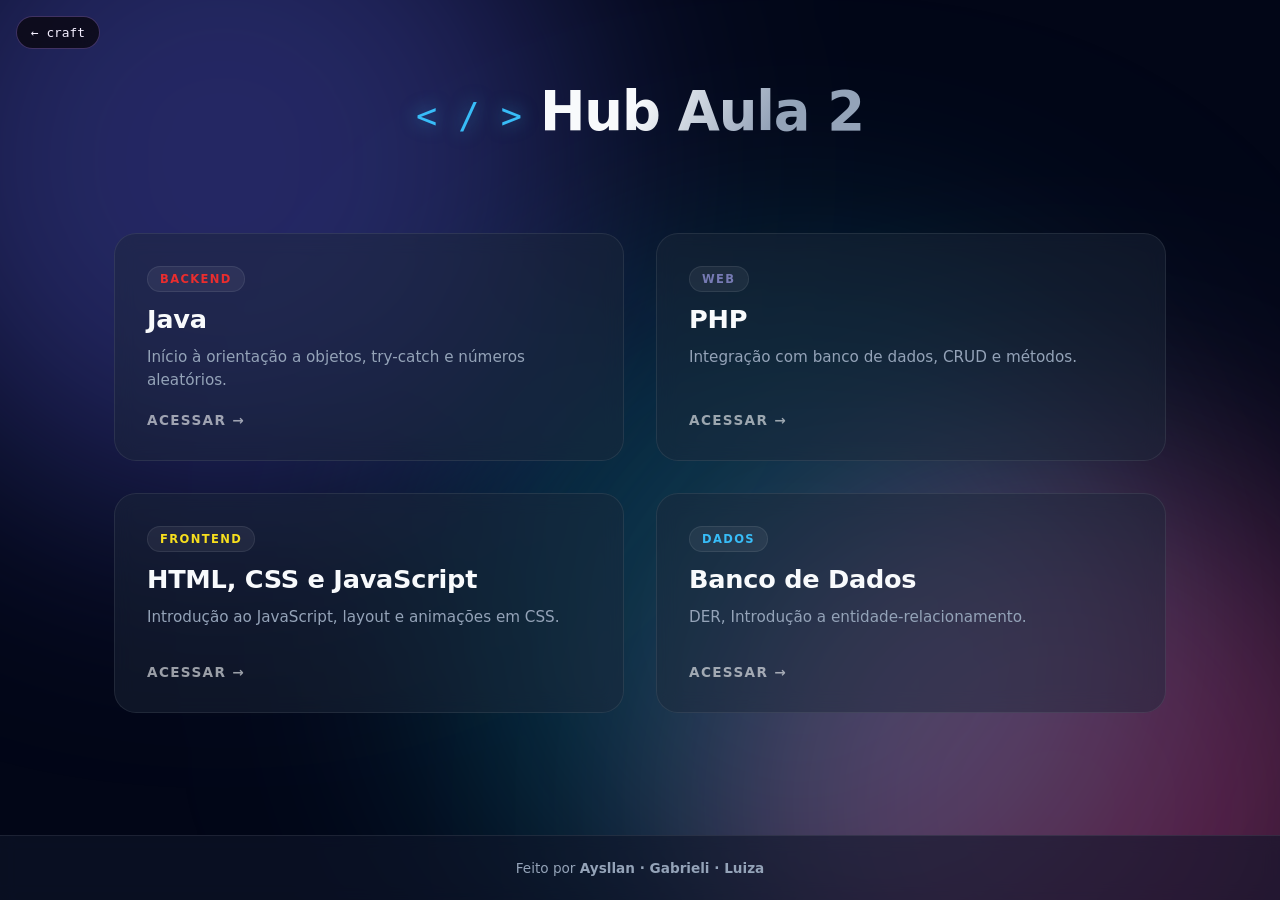
<file: index.html>
<!DOCTYPE html>
<html lang="pt-br">

<head>
    <meta charset="UTF-8">
    <meta name="viewport" content="width=device-width, initial-scale=1.0">
    <link rel="stylesheet" href="style.css">
    <title>Hub Aula 2</title>
</head>

<body class="hub">
<!--os efeitos visuais que pesam mais só vão rodar na pág. hub (navegação suave) -->

    <a href="../index.html" class="craft-back">← craft</a>

    <!-- acessibilidade pro leitor da tela ignorar essa parte decorativa -->
    <div class="bg-mesh" aria-hidden="true">
    <!-- fundo moderno, três círculos, que ficam se movendo de forma suave e sem sincronia no fundo da tela -->
        <span class="mesh-blob mesh-blob-1"></span>
        <span class="mesh-blob mesh-blob-2"></span>
        <span class="mesh-blob mesh-blob-3"></span> 
    </div>

    <!-- logotipo simples (< / >) animação para ele surgir deslizando de 
    cima para baixo e fazer o ícone pulsar -->
    <header class="hub-header">
        <div class="logo">
            <span class="icon">< / ></span>
            <h1>Hub Aula 2</h1>
        </div>
    </header>

    <!--
      
      Cada card usa a animação "cardIn" (sobe e aparece)

      O atributo  style="--i: N"  vira a variável CSS --i,
      que controla o delay: cada card entra um pouquinho
      depois do anterior (efeito cascata)

      class="card-border" e class="card-shine" usados para efeitos visuais, 
      borda colorida e um brilho diagonal cortando o card.

    -->
    <main class="hub-grid force-2x2">
        <!-- 4 cards cada um referente a uma matéria -->
        <a href="java/index.html" class="subject-card" data-subject="java" style="--i:0">
            <span class="card-border" aria-hidden="true"></span>
            <span class="card-shine" aria-hidden="true"></span>
            <div class="card-inner">
                <div class="subject-tag">Backend</div> 
                <h2>Java</h2>
                <p>Início à orientação a objetos, try-catch e números aleatórios.</p>
                <span class="learn-more">acessar <span class="arrow">→</span></span>
            </div>
        </a>

        <a href="php/index.html" class="subject-card" data-subject="php" style="--i:1">
            <span class="card-border" aria-hidden="true"></span>
            <span class="card-shine" aria-hidden="true"></span>
            <div class="card-inner">
                <div class="subject-tag">Web</div>
                <h2>PHP</h2>
                <p>Integração com banco de dados, CRUD e métodos.</p>
                <span class="learn-more">acessar <span class="arrow">→</span></span>
            </div>
        </a>

        <a href="html-css-js/index.html" class="subject-card" data-subject="web" style="--i:2">
            <span class="card-border" aria-hidden="true"></span>
            <span class="card-shine" aria-hidden="true"></span>
            <div class="card-inner">
                <div class="subject-tag">Frontend</div>
                <h2>HTML, CSS e JavaScript</h2>
                <p>Introdução ao JavaScript, layout e animações em CSS.</p>
                <span class="learn-more">acessar <span class="arrow">→</span></span>
            </div>
        </a>

        <a href="db/index.html" class="subject-card" data-subject="db" style="--i:3">
            <span class="card-border" aria-hidden="true"></span>
            <span class="card-shine" aria-hidden="true"></span>
            <div class="card-inner">
                <div class="subject-tag">Dados</div>
                <h2>Banco de Dados</h2>
                <p>DER, Introdução a entidade-relacionamento.</p>
                <span class="learn-more">acessar <span class="arrow">→</span></span>
            </div>
        </a>
    </main>

    <footer class="hub-footer">
        <p>Feito por <b>Aysllan · Gabrieli · Luiza</b></p>
    </footer>
</body>

</html>
</file>
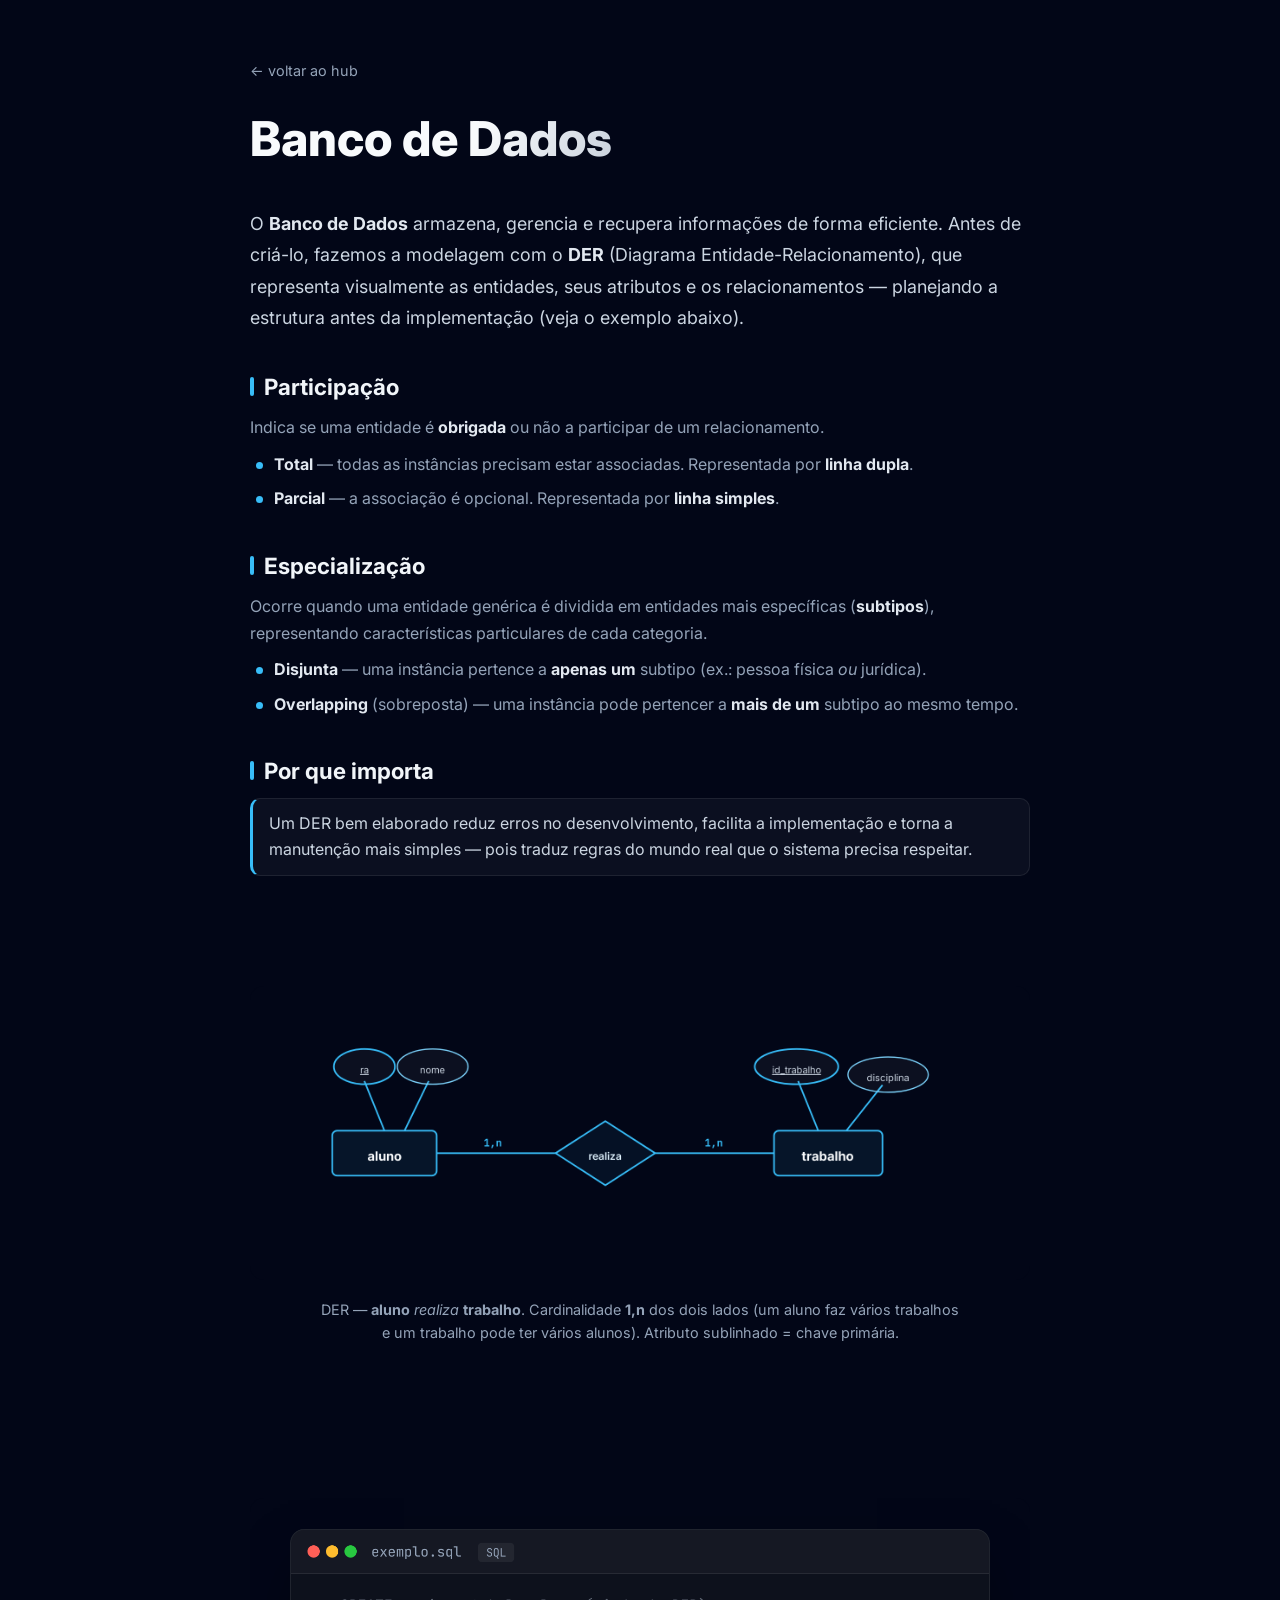
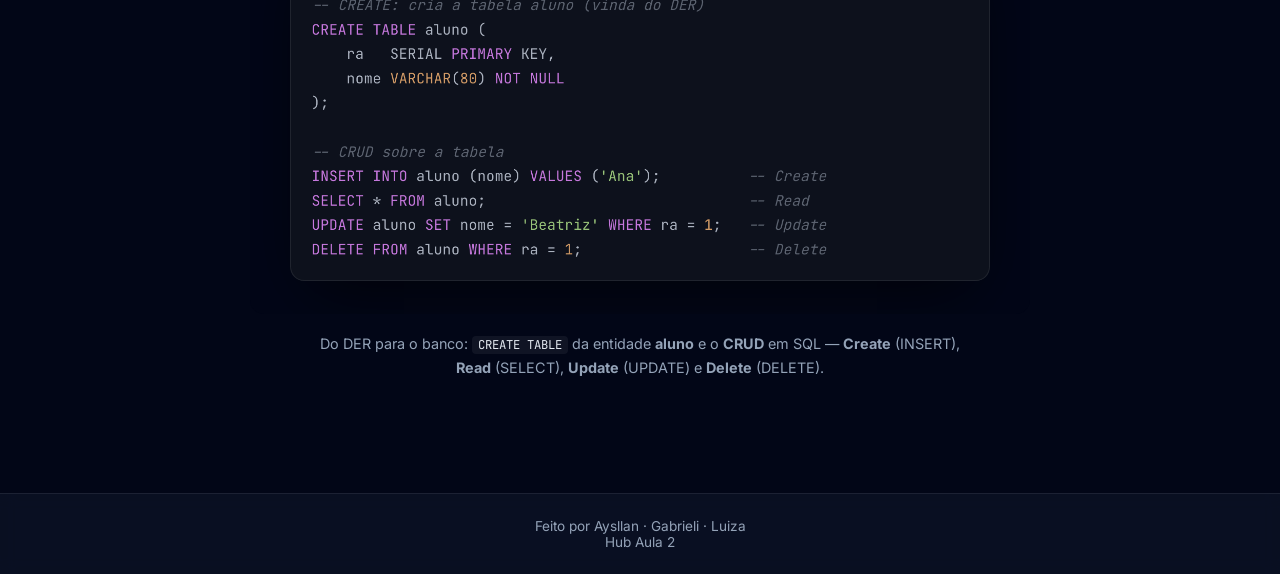
<file: db/index.html>
<!DOCTYPE html>
<html lang="pt-BR">

<head>
    <meta charset="UTF-8">
    <meta name="viewport" content="width=device-width, initial-scale=1.0">
    <link rel="preconnect" href="https://fonts.googleapis.com">
    <link rel="preconnect" href="https://fonts.gstatic.com" crossorigin>
    <link rel="stylesheet"
        href="https://fonts.googleapis.com/css2?family=Inter:wght@400;600;700;800&family=JetBrains+Mono:wght@400;500;700&display=swap">
    <link rel="stylesheet" href="../style.css">
    <title>Banco de Dados</title>
</head>

<body>
    <section class="subject-page" style="--page-accent:#38bdf8">
        <a href="../index.html" class="back-link">← voltar ao hub</a>
        <h1>Banco de Dados</h1>

        <p class="lead">
            O <strong>Banco de Dados</strong> armazena, gerencia e recupera informações de forma eficiente. Antes de
            criá-lo, fazemos a modelagem com o <strong>DER</strong> (Diagrama Entidade-Relacionamento), que representa
            visualmente as entidades, seus atributos e os relacionamentos — planejando a estrutura antes da
            implementação (veja o exemplo abaixo).
        </p>

        <div class="topic">
            <h2>Participação</h2>
            <p>Indica se uma entidade é <strong>obrigada</strong> ou não a participar de um relacionamento.</p>
            <ul class="bullets">
                <li><strong>Total</strong> — todas as instâncias precisam estar associadas. Representada por <strong>linha dupla</strong>.</li>
                <li><strong>Parcial</strong> — a associação é opcional. Representada por <strong>linha simples</strong>.</li>
            </ul>
        </div>

        <div class="topic">
            <h2>Especialização</h2>
            <p>Ocorre quando uma entidade genérica é dividida em entidades mais específicas (<strong>subtipos</strong>),
                representando características particulares de cada categoria.</p>
            <ul class="bullets">
                <li><strong>Disjunta</strong> — uma instância pertence a <strong>apenas um</strong> subtipo (ex.: pessoa física <em>ou</em> jurídica).</li>
                <li><strong>Overlapping</strong> (sobreposta) — uma instância pode pertencer a <strong>mais de um</strong> subtipo ao mesmo tempo.</li>
            </ul>
        </div>

        <div class="topic">
            <h2>Por que importa</h2>
            <p class="note"> Um DER bem elaborado reduz erros no desenvolvimento, facilita a implementação e torna a
                manutenção mais simples — pois traduz regras do mundo real que o sistema precisa respeitar.</p>
        </div>

    </section>

    <!--
      DIAGRAMA DER (SVG) — aluno realiza trabalho
  
        Mostra o relacionamento entre as duas entidades
        com cardinalidade 1,n em cada lado.

        Dois efeitos de animação acontecem ao carregar:
        - As linhas "se desenham" do zero (stroke-dashoffset)
        - Os nós aparecem em cascata, um após o outro (--i)

        Os estilos ficam na classe .der, lá no CSS.
    -->
    <section class="wrap">
        <figure class="diagram diagram-db">
            <img src="../img/der.png"
                alt="Diagrama entidade-relacionamento: aluno realiza trabalho, com cardinalidade 1,n dos dois lados">
            <figcaption>DER — <strong>aluno</strong> <em>realiza</em> <strong>trabalho</strong>. Cardinalidade
                <strong>1,n</strong> dos dois lados (um aluno faz vários trabalhos e um trabalho pode ter vários
                alunos). Atributo sublinhado = chave primária.</figcaption>
        </figure>
    </section>

    <!--
      BLOCO DE CÓDIGO — SQL
   
        Mesma estrutura dos outros blocos de código do projeto:
            code-block - container geral
            code-head  - barra do topo com nome do arquivo
            code-body  - área onde o código aparece

        Para colorir o SQL usamos duas classes:
            tok-key - palavras-chave (SELECT, FROM, WHERE...)
            tok-str - textos entre aspas
            tok-num - valores numericos 
    -->
    <section class="wrap">
        <figure class="diagram">
            <img src="../img/ex-sql.png"
                alt="Exemplo SQL: CREATE TABLE aluno e as operações CRUD (INSERT, SELECT, UPDATE, DELETE)">
            <figcaption>Do DER para o banco: <code>CREATE TABLE</code> da entidade <strong>aluno</strong> e o
                <strong>CRUD</strong> em SQL — <strong>Create</strong> (INSERT), <strong>Read</strong> (SELECT),
                <strong>Update</strong> (UPDATE) e <strong>Delete</strong> (DELETE).</figcaption>
        </figure>
    </section>

    <footer class="hub-footer">
        <p>Feito por Aysllan · Gabrieli · Luiza <br>Hub Aula 2</p>
    </footer>
</body>

</html>
</file>
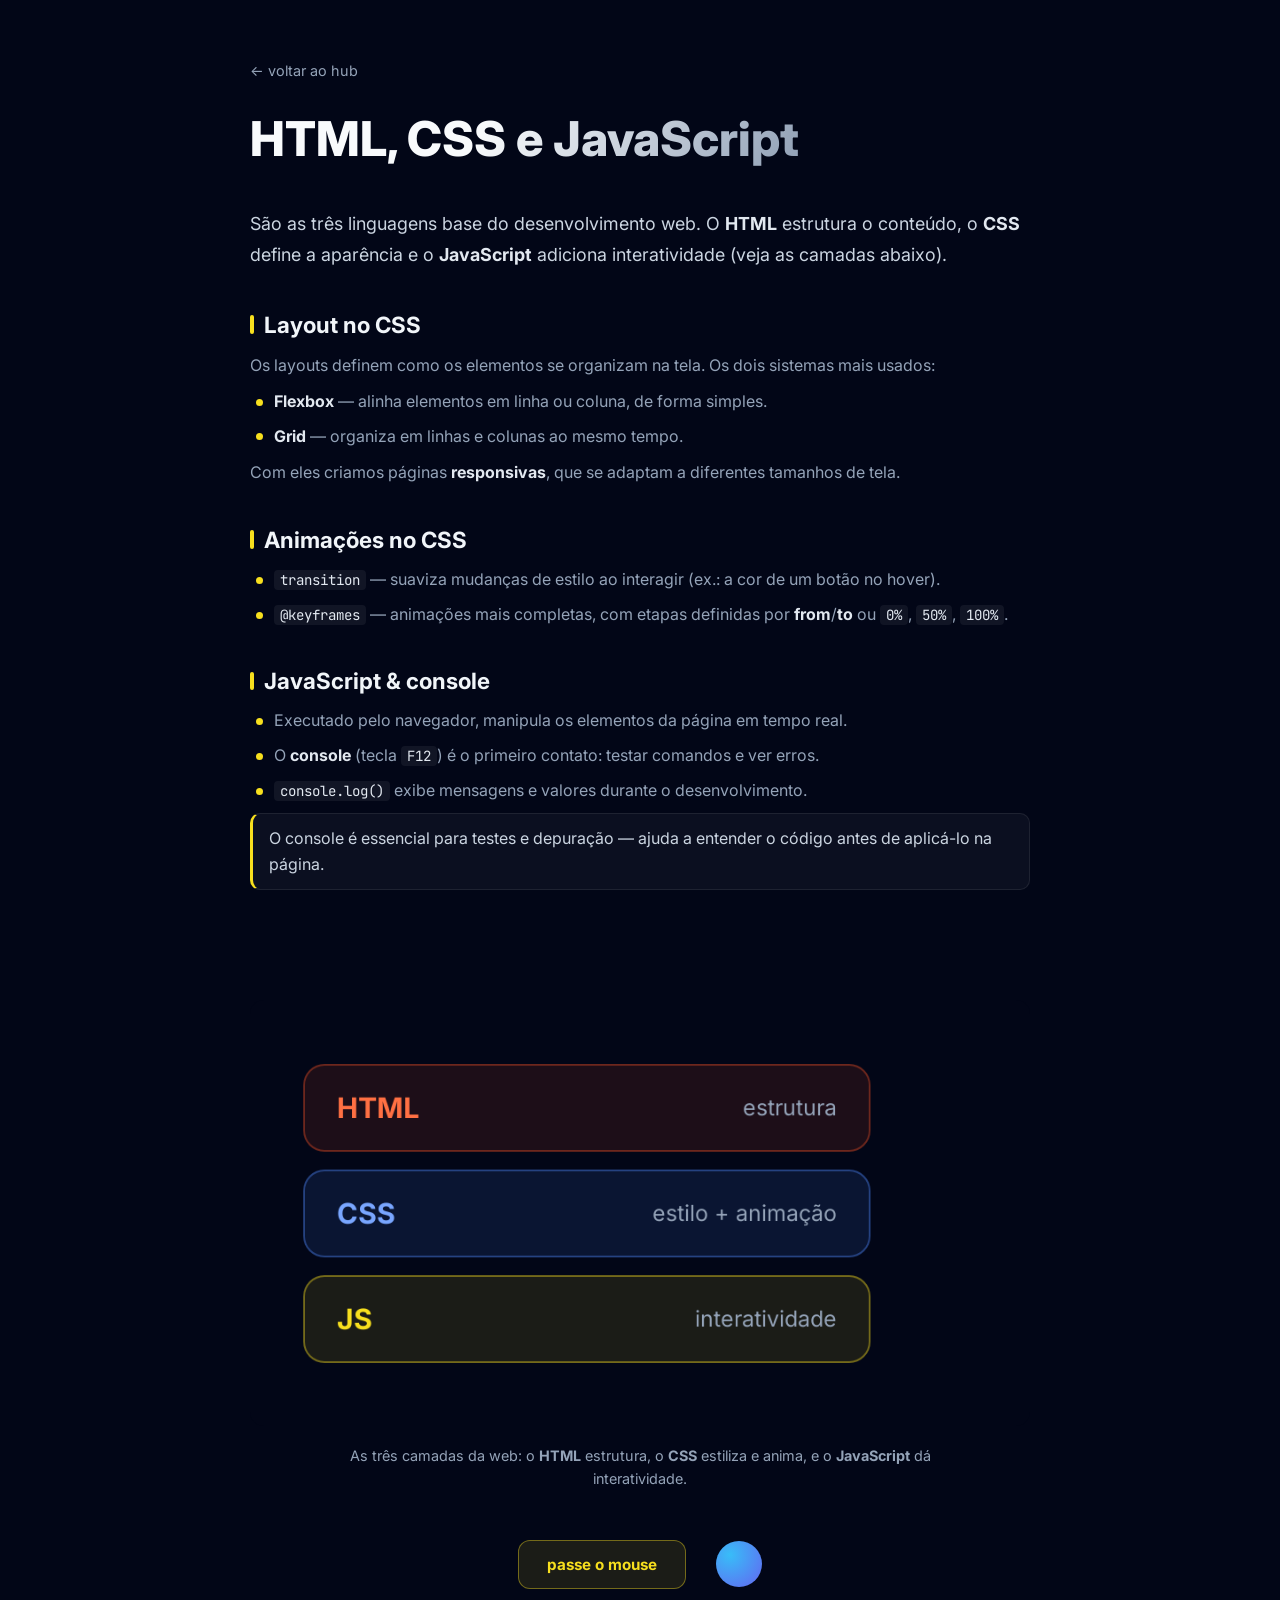
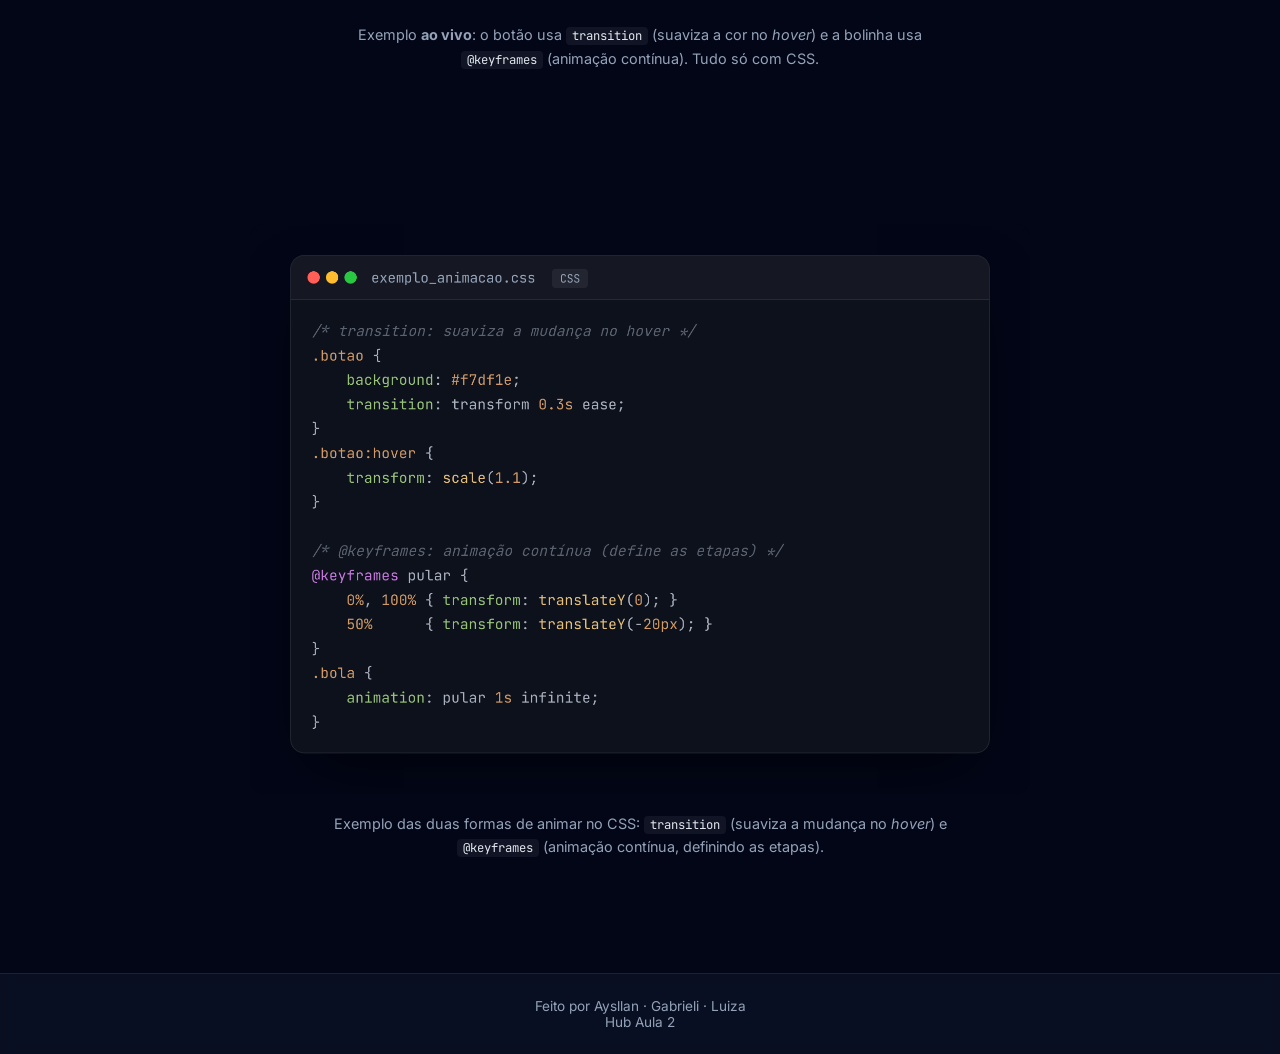
<file: html-css-js/index.html>
<!DOCTYPE html>
<html lang="pt-BR">

<head>
    <meta charset="UTF-8">
    <meta name="viewport" content="width=device-width, initial-scale=1.0">
    <link rel="preconnect" href="https://fonts.googleapis.com">
    <link rel="preconnect" href="https://fonts.gstatic.com" crossorigin>
    <link rel="stylesheet" href="https://fonts.googleapis.com/css2?family=Inter:wght@400;600;700;800&family=JetBrains+Mono:wght@400;500;700&display=swap">
    <link rel="stylesheet" href="../style.css">
    <title>HTML, CSS e JavaScript</title>
</head>

<body>
    <section class="subject-page" style="--page-accent:#f7df1e">
        <a href="../index.html" class="back-link">← voltar ao hub</a>
        <h1>HTML, CSS e JavaScript</h1>

        <p class="lead">
            São as três linguagens base do desenvolvimento web. O <strong>HTML</strong> estrutura o conteúdo, o
            <strong>CSS</strong> define a aparência e o <strong>JavaScript</strong> adiciona interatividade
            (veja as camadas abaixo).
        </p>

        <div class="topic">
            <h2>Layout no CSS</h2>
            <p>Os layouts definem como os elementos se organizam na tela. Os dois sistemas mais usados:</p>
            <ul class="bullets">
                <li><strong>Flexbox</strong> — alinha elementos em linha ou coluna, de forma simples.</li>
                <li><strong>Grid</strong> — organiza em linhas e colunas ao mesmo tempo.</li>
            </ul>
            <p>Com eles criamos páginas <strong>responsivas</strong>, que se adaptam a diferentes tamanhos de tela.</p>
        </div>

        <div class="topic">
            <h2>Animações no CSS</h2>
            <ul class="bullets">
                <li><code>transition</code> — suaviza mudanças de estilo ao interagir (ex.: a cor de um botão no hover).</li>
                <li><code>@keyframes</code> — animações mais completas, com etapas definidas por <strong>from</strong>/<strong>to</strong> ou <code>0%</code>, <code>50%</code>, <code>100%</code>.</li>
            </ul>
        </div>

        <div class="topic">
            <h2>JavaScript &amp; console</h2>
            <ul class="bullets">
                <li>Executado pelo navegador, manipula os elementos da página em tempo real.</li>
                <li>O <strong>console</strong> (tecla <code>F12</code>) é o primeiro contato: testar comandos e ver erros.</li>
                <li><code>console.log()</code> exibe mensagens e valores durante o desenvolvimento.</li>
            </ul>
            <p class="note"> O console é essencial para testes e depuração — ajuda a entender o código antes de
                aplicá-lo na página.</p>
        </div>

    </section>

    <!--
      CAMADAS (HTML / CSS / JS) + DEMO AO VIVO
   
        layers - mostra as 3 camadas da web empilhadas visualmente.

        demo - um exemplo real e clicável logo abaixo:
         O botão usa transition (efeito suave no hover)
         A bolinha usa @keyframes (animação em loop)

        A ideia é que a própria página demonstre na prática
        o que o texto acabou de explicar.
    -->
    <section class="wrap">
        <figure class="diagram">
            <img src="../img/layers.png"
                alt="As três camadas da web: HTML (estrutura), CSS (estilo e animação) e JavaScript (interatividade)">
            <figcaption>As três camadas da web: o <strong>HTML</strong> estrutura, o <strong>CSS</strong> estiliza e anima, e o <strong>JavaScript</strong> dá interatividade.</figcaption>
        </figure>

        <figure class="diagram">
            <div class="demo-row">
                <button class="demo-btn" type="button">passe o mouse</button>
                <span class="demo-shape" aria-hidden="true"></span>
            </div>
            <figcaption>Exemplo <strong>ao vivo</strong>: o botão usa <code>transition</code> (suaviza a cor no <em>hover</em>) e a bolinha usa <code>@keyframes</code> (animação contínua). Tudo só com CSS.</figcaption>
        </figure>
    </section>

    <!--
      BLOCO DE CÓDIGO — JavaScript
  
        Mesma estrutura padrão usada em todos os blocos de código
        do projeto (.code-block, .code-head, .code-body).

        Para colorir a sintaxe, foi envolvido cada trecho num <span>
        com a classe correspondente:
        .tok-key → palavras-chave (function, const, return...)
        .tok-fn  → nome de funções
        .tok-str → textos entre aspas
        .tok-num → valores numéricos
        .tok-com → comentários
    -->
    <section class="wrap">
        <figure class="diagram">
            <img src="../img/ex-css.png"
                alt="Exemplo CSS: transition suaviza no hover e @keyframes cria uma animação contínua">
            <figcaption>Exemplo das duas formas de animar no CSS: <code>transition</code> (suaviza a mudança no
                <em>hover</em>) e <code>@keyframes</code> (animação contínua, definindo as etapas).</figcaption>
        </figure>
    </section>

    <footer class="hub-footer">
        <p>Feito por Aysllan · Gabrieli · Luiza <br>Hub Aula 2</p>
    </footer>
</body>

</html>
</file>
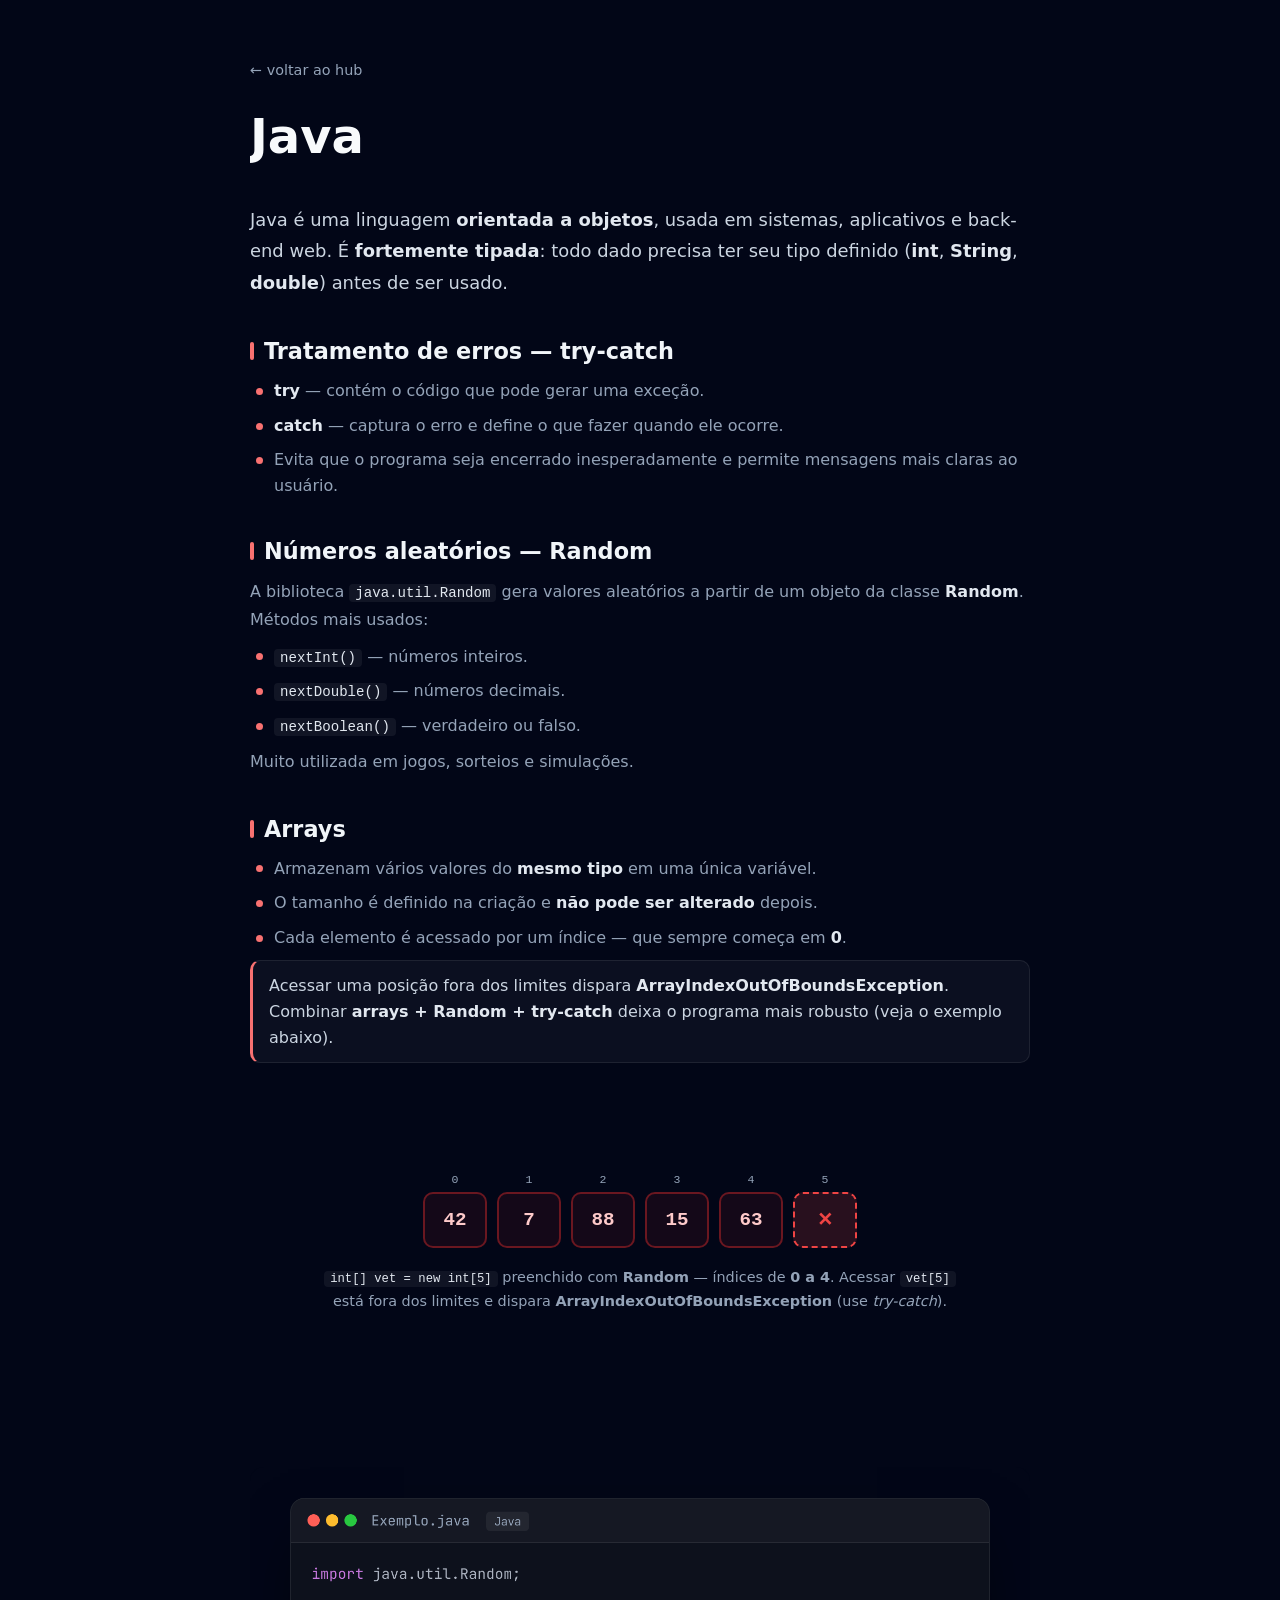
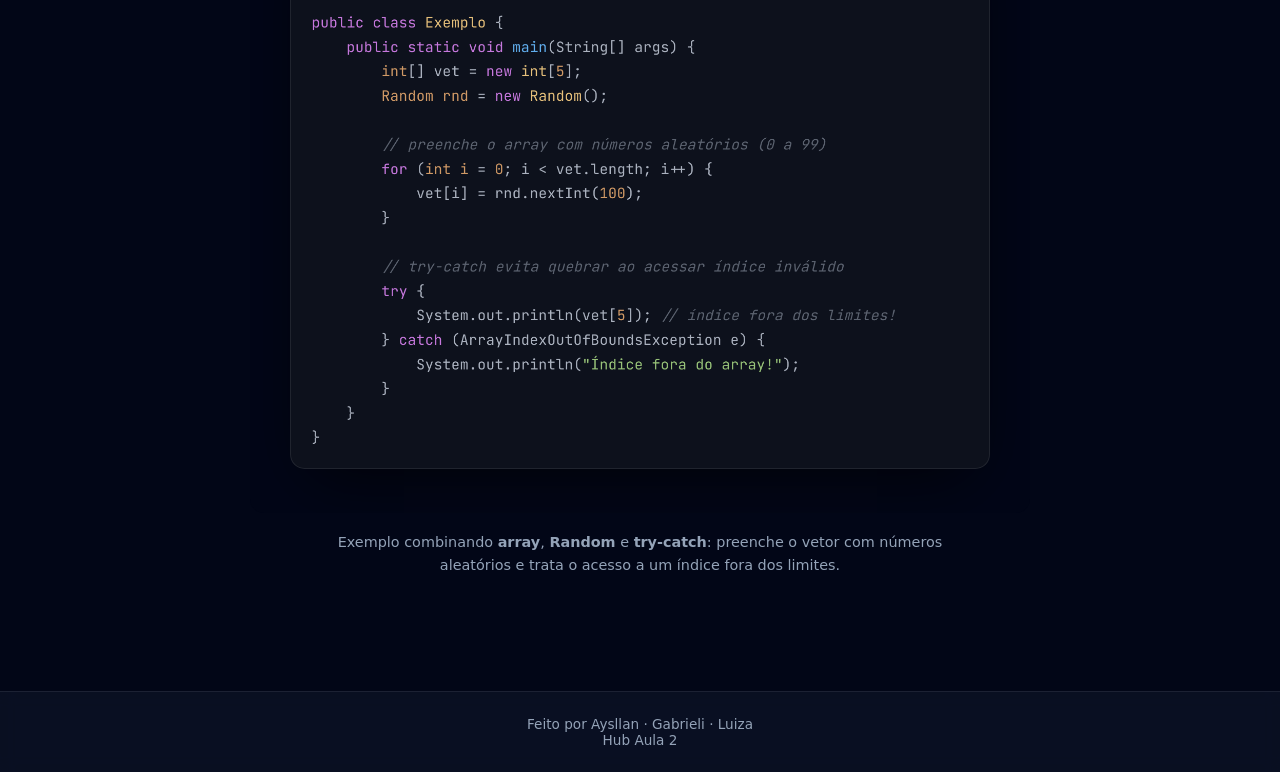
<file: java/index.html>
<!DOCTYPE html>
<html lang="pt-BR">

<head>
    <meta charset="UTF-8">
    <meta name="viewport" content="width=device-width, initial-scale=1.0">
    <link rel="stylesheet" href="../style.css">
    <title>Java</title>
</head>

<body>
    <section class="subject-page" style="--page-accent:#f87171">
        <a href="../index.html" class="back-link">← voltar ao hub</a>
        <h1>Java</h1>

        <p class="lead">
            Java é uma linguagem <strong>orientada a objetos</strong>, usada em sistemas, aplicativos e back-end web. É
            <strong>fortemente tipada</strong>: todo dado precisa ter seu tipo definido (<strong>int</strong>,
            <strong>String</strong>, <strong>double</strong>) antes de ser usado.
        </p>

        <div class="topic">
            <h2>Tratamento de erros — try-catch</h2>
            <ul class="bullets">
                <li><strong>try</strong> — contém o código que pode gerar uma exceção.</li>
                <li><strong>catch</strong> — captura o erro e define o que fazer quando ele ocorre.</li>
                <li>Evita que o programa seja encerrado inesperadamente e permite mensagens mais claras ao usuário.</li>
            </ul>
        </div>

        <div class="topic">
            <h2>Números aleatórios — Random</h2>
            <p>A biblioteca <code>java.util.Random</code> gera valores aleatórios a partir de um objeto da classe
                <strong>Random</strong>. Métodos mais usados:</p>
            <ul class="bullets">
                <li><code>nextInt()</code> — números inteiros.</li>
                <li><code>nextDouble()</code> — números decimais.</li>
                <li><code>nextBoolean()</code> — verdadeiro ou falso.</li>
            </ul>
            <p>Muito utilizada em jogos, sorteios e simulações.</p>
        </div>

        <div class="topic">
            <h2>Arrays</h2>
            <ul class="bullets">
                <li>Armazenam vários valores do <strong>mesmo tipo</strong> em uma única variável.</li>
                <li>O tamanho é definido na criação e <strong>não pode ser alterado</strong> depois.</li>
                <li>Cada elemento é acessado por um índice — que sempre começa em <strong>0</strong>.</li>
            </ul>
            <p class="note">Acessar uma posição fora dos limites dispara
                <strong>ArrayIndexOutOfBoundsException</strong>. Combinar <strong>arrays + Random + try-catch</strong>
                deixa o programa mais robusto (veja o exemplo abaixo).</p>
        </div>

    </section>

    <!--
         VISUALIZAÇÃO DE ARRAY
            Mostra int[5] com índices 0..4 + célula vermelha no indice 5
            (fora do limite = ArrayIndexOutOfBoundsException).
            Células entram em cascata via --i. Estilos em .array-viz
    -->
    <section class="wrap">
        <figure class="diagram">
            <div class="array-viz">
                <div class="array-cell" style="--i:0"><span class="idx">0</span><span class="val">42</span></div>
                <div class="array-cell" style="--i:1"><span class="idx">1</span><span class="val">7</span></div>
                <div class="array-cell" style="--i:2"><span class="idx">2</span><span class="val">88</span></div>
                <div class="array-cell" style="--i:3"><span class="idx">3</span><span class="val">15</span></div>
                <div class="array-cell" style="--i:4"><span class="idx">4</span><span class="val">63</span></div>
                <div class="array-cell oob" style="--i:5"><span class="idx">5</span><span class="val">✕</span></div>
            </div>
            <figcaption><code>int[] vet = new int[5]</code> preenchido com <strong>Random</strong> — índices de <strong>0 a 4</strong>. Acessar <code>vet[5]</code> está fora dos limites e dispara <strong>ArrayIndexOutOfBoundsException</strong> (use <em>try-catch</em>).</figcaption>
        </figure>
    </section>

    <!--
      BLOCO DE CÓDIGO — Java
        Estrutura padrão: .code-block > .code-head + .code-body
        wrap entra com fadeInUp (ver CSS)
        tok-* colore a sintaxe (key, fn, str, num, com)
        Numeros de linha são manuais — atualize se mudar o código
    -->
    <section class="wrap">
        <figure class="diagram">
            <img src="../img/ex-java.png"
                alt="Exemplo em Java: preenche um array com Random e usa try-catch para tratar ArrayIndexOutOfBoundsException">
            <figcaption>Exemplo combinando <strong>array</strong>, <strong>Random</strong> e <strong>try-catch</strong>:
                preenche o vetor com números aleatórios e trata o acesso a um índice fora dos limites.</figcaption>
        </figure>
    </section>

    <footer class="hub-footer">
        <p>Feito por Aysllan · Gabrieli · Luiza <br>Hub Aula 2</p>
    </footer>
</body>

</html>
</file>
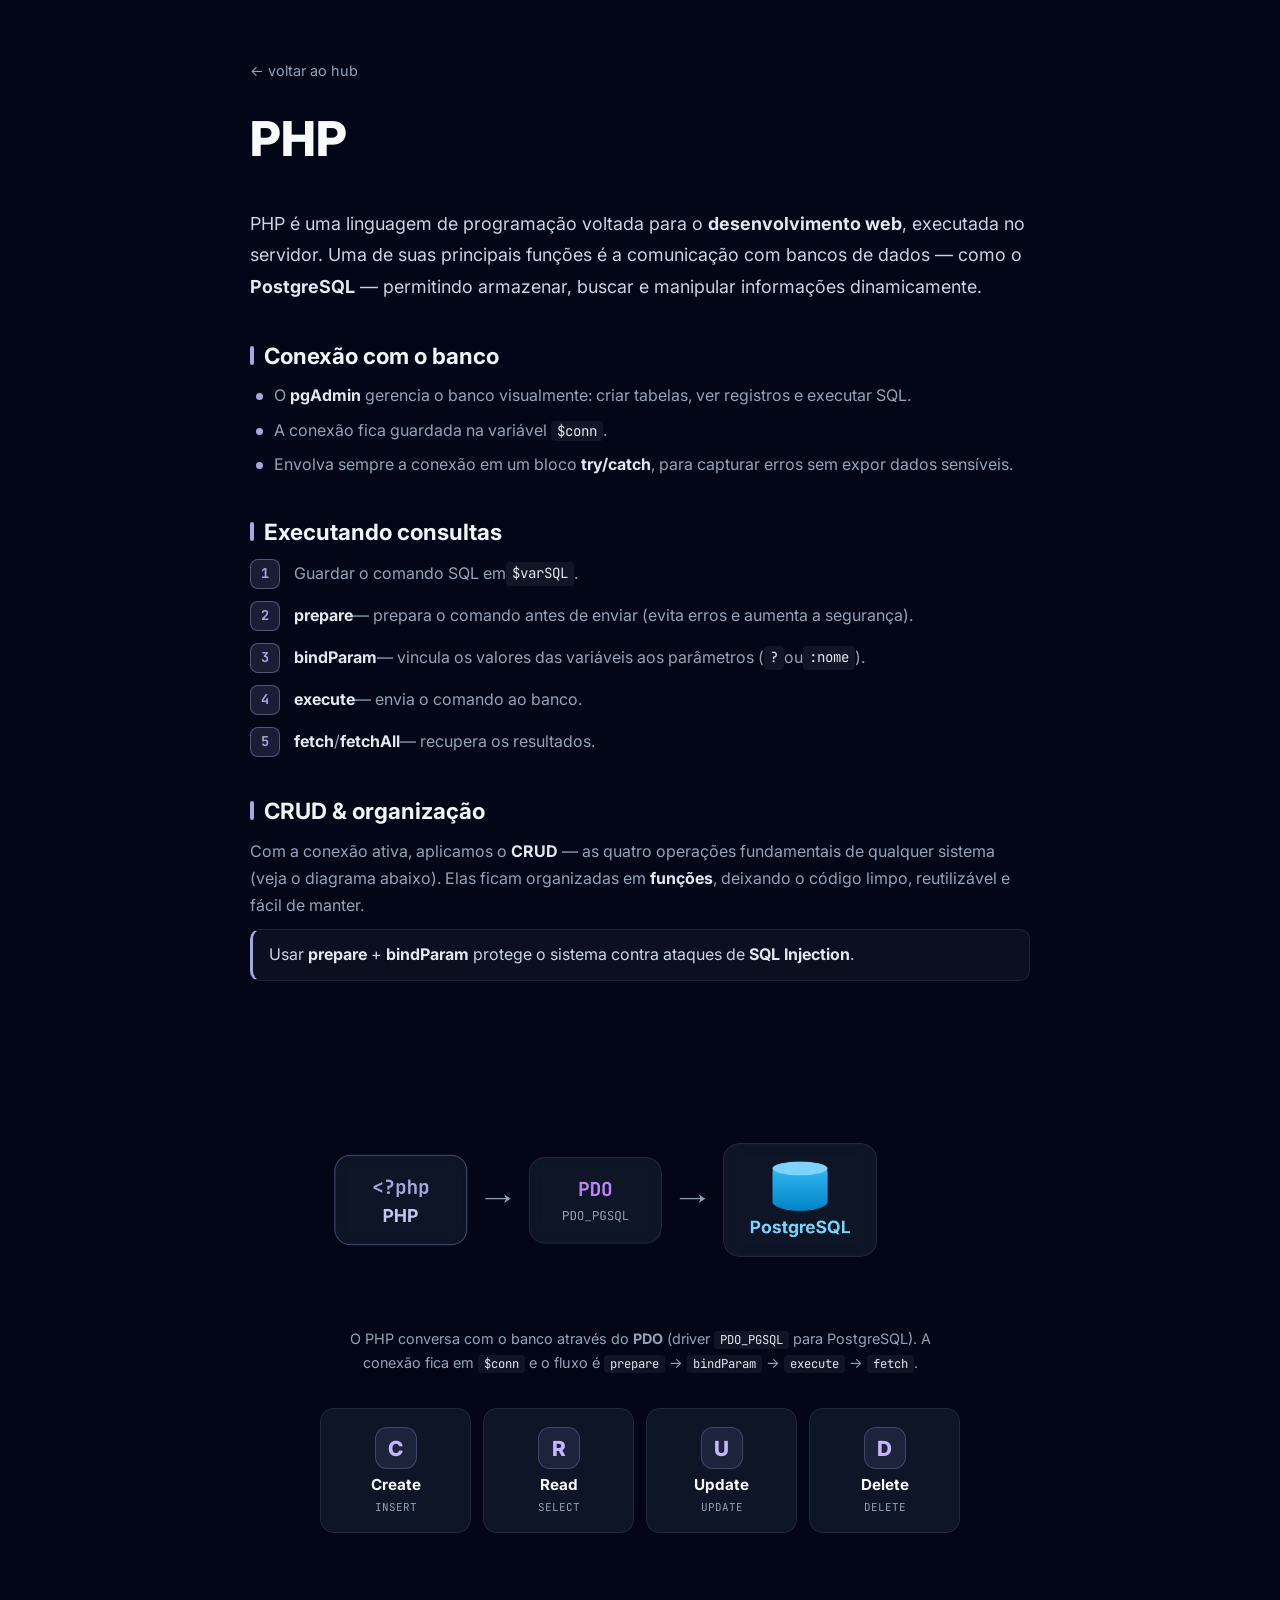
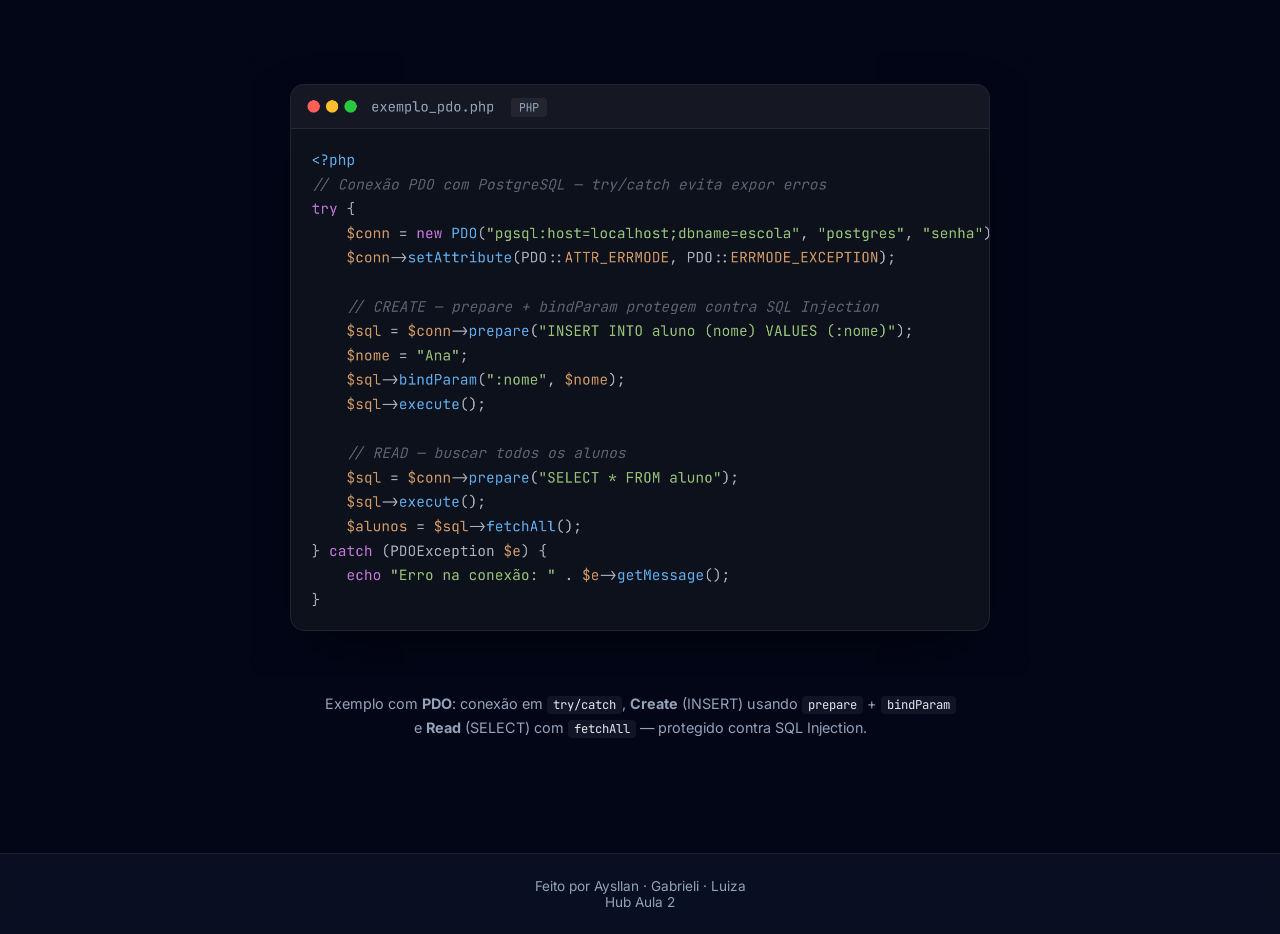
<file: php/index.html>
<!DOCTYPE html>
<html lang="pt-BR">

<head>
    <meta charset="UTF-8">
    <meta name="viewport" content="width=device-width, initial-scale=1.0">
    <link rel="preconnect" href="https://fonts.googleapis.com">
    <link rel="preconnect" href="https://fonts.gstatic.com" crossorigin>
    <link rel="stylesheet" href="https://fonts.googleapis.com/css2?family=Inter:wght@400;600;700;800&family=JetBrains+Mono:wght@400;500;700&display=swap">
    <link rel="stylesheet" href="../style.css">
    <title>PHP</title>
</head>

<body>
    <section class="subject-page" style="--page-accent:#a5a8e0">
        <a href="../index.html" class="back-link">← voltar ao hub</a>
        <h1>PHP</h1>

        <p class="lead">
            PHP é uma linguagem de programação voltada para o <strong>desenvolvimento web</strong>, executada no
            servidor. Uma de suas principais funções é a comunicação com bancos de dados — como o
            <strong>PostgreSQL</strong> — permitindo armazenar, buscar e manipular informações dinamicamente.
        </p>

        <div class="topic">
            <h2>Conexão com o banco</h2>
            <ul class="bullets">
                <li>O <strong>pgAdmin</strong> gerencia o banco visualmente: criar tabelas, ver registros e executar SQL.</li>
                <li>A conexão fica guardada na variável <code>$conn</code>.</li>
                <li>Envolva sempre a conexão em um bloco <strong>try/catch</strong>, para capturar erros sem expor dados sensíveis.</li>
            </ul>
        </div>

        <div class="topic">
            <h2>Executando consultas</h2>
            <ol class="steps">
                <li>Guardar o comando SQL em <code>$varSQL</code>.</li>
                <li><strong>prepare</strong> — prepara o comando antes de enviar (evita erros e aumenta a segurança).</li>
                <li><strong>bindParam</strong> — vincula os valores das variáveis aos parâmetros (<code>?</code> ou <code>:nome</code>).</li>
                <li><strong>execute</strong> — envia o comando ao banco.</li>
                <li><strong>fetch</strong> / <strong>fetchAll</strong> — recupera os resultados.</li>
            </ol>
        </div>

        <div class="topic">
            <h2>CRUD &amp; organização</h2>
            <p>Com a conexão ativa, aplicamos o <strong>CRUD</strong> — as quatro operações fundamentais de qualquer
                sistema (veja o diagrama abaixo). Elas ficam organizadas em <strong>funções</strong>, deixando o código
                limpo, reutilizável e fácil de manter.</p>
            <p class="note"> Usar <strong>prepare</strong> + <strong>bindParam</strong> protege o sistema contra
                ataques de <strong>SQL Injection</strong>.</p>
        </div>

    </section>

    <!--
      DIAGRAMA: fluxo PDO + CRUD
        PHP → PDO → PostgreSQL, feito com .flow e .crud-strip
        Hover e entrada em cascata via --i (estilos em style.css) 
    -->
    <section class="wrap">
        <figure class="diagram">
            <img src="../img/php.png"
                alt="Fluxo PHP → PDO (PDO_PGSQL) → PostgreSQL">
            <figcaption>O PHP conversa com o banco através do <strong>PDO</strong> (driver <code>PDO_PGSQL</code> para
                PostgreSQL). A conexão fica em <code>$conn</code> e o fluxo é <code>prepare</code> →
                <code>bindParam</code> → <code>execute</code> → <code>fetch</code>.</figcaption>
        </figure>

        <!-- CRUD: cards animados (entram em cascata via --i; hover eleva). -->
        <div class="crud-strip">
            <div class="crud-item" style="--i:0"><span class="crud-letter">C</span><b>Create</b><small>INSERT</small></div>
            <div class="crud-item" style="--i:1"><span class="crud-letter">R</span><b>Read</b><small>SELECT</small></div>
            <div class="crud-item" style="--i:2"><span class="crud-letter">U</span><b>Update</b><small>UPDATE</small></div>
            <div class="crud-item" style="--i:3"><span class="crud-letter">D</span><b>Delete</b><small>DELETE</small></div>
        </div>
    </section>

    <!--
       BLOCO DE CÓDIGO — PHP
        Estrutura padrão: .code-block > .code-head + .code-body
        .tok-* colore a sintaxe (key, fn, str, num, com)
    -->
    <section class="wrap">
        <figure class="diagram">
            <img src="../img/ex-php.png"
                alt="Exemplo em PHP: conexão PDO com PostgreSQL dentro de try/catch, INSERT (Create) com prepare/bindParam e SELECT (Read) com fetchAll">
            <figcaption>Exemplo com <strong>PDO</strong>: conexão em <code>try/catch</code>, <strong>Create</strong>
                (INSERT) usando <code>prepare</code> + <code>bindParam</code> e <strong>Read</strong> (SELECT) com
                <code>fetchAll</code> — protegido contra SQL Injection.</figcaption>
        </figure>
    </section>

    <footer class="hub-footer">
        <p>Feito por Aysllan · Gabrieli · Luiza <br>Hub Aula 2</p>
    </footer>
</body>

</html>
</file>
<file: style.css>
.craft-back {
    position: fixed; top: 16px; left: 16px; z-index: 999;
    display: inline-flex; align-items: center; gap: 6px;
    padding: 8px 14px; border-radius: 999px;
    background: rgba(9, 7, 15, .78); backdrop-filter: blur(10px);
    border: 1px solid rgba(157, 124, 229, .35);
    color: #f4efff; text-decoration: none;
    font-family: "JetBrainsMono Nerd Font", "JetBrains Mono", ui-monospace, monospace;
    font-size: .8rem; font-weight: 500;
    transition: border-color .18s, color .18s, transform .18s;
}
.craft-back:hover { border-color: #9d7ce5; color: #9d7ce5; transform: translateX(-2px); }

/*
     1) VARIÁVEIS: em vez de repetir a mesma cor 20 vezes,
        a gente salva ela em :root e usa var(--nome)
        Cada matéria tem sua cor própria via data-subject

     2) ANIMAÇÕES EM CASCATA: os cards não entram todos
        juntos — cada um espera um pouquinho a mais com
        animation-delay O número --i no HTML define a vez
        de cada card entrar.

     3) RESPONSIVO: o layout começa pensado pro celular e
        vai crescendo clamp() ajusta tamanhos sozinho,
       sem precisar de media query pra cada detalhe

     4) EFEITOS ESPECIAIS: vidro fosco (backdrop-filter),
        borda colorida girando (conic-gradient + @property),
        e respeito a quem prefere menos movimento na tela

      HTML
     1) TAGS CERTAS: <header>, <section>, <footer>,
        <figure>. A classe .hub no <body> liga os efeitos
        pesados só na página inicial.

     2) ACESSIBILIDADE: toda imagem tem alt de verdade.
        Elementos só decorativos têm aria-hidden pra não
       atrapalhar leitores de tela.
*/

/* 
    VARIÁVEIS GLOBAIS
    Aqui ficam os valores que se repetem pelo CSS todo
    Mudar uma cor aqui reflete em todo o projeto de uma vez
*/
:root {
    --bg-color: #020617;
    --card-bg: rgba(30, 41, 59, 0.45);
    --card-border: rgba(255, 255, 255, 0.08);
    --text-primary: #f8fafc;
    --text-secondary: #94a3b8;

    --accent-java: #ea2d2e;
    --accent-php: #777bb4;
    --accent-web: #f7df1e;
    --accent-db: #38bdf8;

    /* 
        Transition padrão do projeto — reutilizado em todos os hovers
        Formato: o que anima / quanto tempo / a curva de suavidade
    */
    --transition-smooth: all 0.5s cubic-bezier(0.2, 0, 0.2, 1);
}

/* 
    Zera margem e padding de tudo, e faz a borda entrar
    dentro da largura declarada (bem mais fácil de calcular).
*/
* {
    margin: 0;
    padding: 0;
    box-sizing: border-box;
}

html, body {
    height: 100%;
}

body {
    font-family: 'Inter', system-ui, sans-serif;
    background-color: var(--bg-color);
    color: var(--text-primary);
    min-height: 100vh;
    min-height: 100dvh;           /* dvh = altura real no celular, sem a barra do browser engolir espaço */
    overflow-x: hidden;
    display: flex;
    flex-direction: column;
    position: relative;
}

/* 
    FUNDO ANIMADO (só aparece na home, onde o body tem .hub)

     Três manchas coloridas e desfocadas que ficam se mexendo
     devagar em loop. Cada mancha começa num ponto diferente
     do ciclo pra não ficarem sincronizadas.

*/
.bg-mesh {
    position: fixed;              /* não rola junto com a página */
    inset: 0;                     /* ocupa a tela toda */
    z-index: -1;                  /* fica atrás do conteúdo */
    overflow: hidden;
    pointer-events: none;         /* não bloqueia cliques , não atrapalha a navegação */
}

.mesh-blob {
    position: absolute;
    width: 55vmax;                /* tamanho relativo à maior dimensão da tela */
    height: 55vmax;
    border-radius: 50%;
    filter: blur(120px);          /* desfoque pesado = mancha colorida */
    opacity: 0.35;
    mix-blend-mode: screen;       /* mistura cores em vez de cobrir */

    /* 
        Cada mancha tem um delay negativo diferente.
       Isso faz cada uma começar em um momento distinto
       da animação — movimento descoordnado de propósito
    */
    animation: drift 22s ease-in-out infinite;
}

.mesh-blob-1 { background: #6366f1; top: -15vmax; left: -10vmax; animation-delay: 0s; }
.mesh-blob-2 { background: #ec4899; bottom: -20vmax; right: -10vmax; animation-delay: -7s; }
.mesh-blob-3 { background: #06b6d4; top: 30%; left: 35%; animation-delay: -14s; opacity: 0.25; }

@keyframes drift {
    0%, 100% { transform: translate(0, 0) scale(1); }
    33%      { transform: translate(8vmax, -6vmax) scale(1.12); }
    66%      { transform: translate(-7vmax, 8vmax) scale(0.92); }
}

/* 
    HEADER
   
   - O header todo desce de cima quando a pagina abre.
   - O icone { } fica pulsando sem parar.
   - O título tem uma barrinha embaixo com luz passando.

*/
.hub-header {
    text-align: center;
    padding: clamp(40px, 8vw, 80px) 20px 30px;   /* padding fluido por tamanho de tela */
    animation: fadeInDown 0.8s ease-out;
}

@keyframes fadeInDown {
    from { opacity: 0; transform: translateY(-20px); }
    to   { opacity: 1; transform: translateY(0); }
}

.hub-header .logo {
    display: flex;
    justify-content: center;
    align-items: center;
    gap: clamp(10px, 2vw, 18px);
    margin-bottom: 12px;
    flex-wrap: wrap;              /* em telas pequena, quebra em duas linhas pra não ficar espremido */
}

/* Ícone { } pulsa com brilho azul ao redor */
.hub-header .icon {
    font-family: 'JetBrains Mono', monospace;
    font-size: clamp(1.4rem, 4vw, 2.2rem);
    color: #38bdf8;
    text-shadow: 0 0 18px rgba(56, 189, 248, 0.6);
    animation: pulse 2.0s ease-in-out infinite;
}

@keyframes pulse {
    0%, 100% { opacity: 0.8; transform: scale(1); }
    50%      { opacity: 1;   transform: scale(1.08); }
}

/* Título com cor em gradiente e barinha animada embaixo */
.hub-header h1 {
    position: relative;
    font-size: clamp(1.8rem, 6vw, 3.4rem);
    font-weight: 800;
    letter-spacing: -0.02em;
    background: linear-gradient(120deg, #f8fafc 30%, #94a3b8 70%);
    -webkit-background-clip: text;
    background-clip: text;
    -webkit-text-fill-color: transparent;
    padding-bottom: 8px;
}

/* 
    O gradiente da barra tem o dobro da largura do elemento.
   Animando a posição de 0 a 100%, a luz parece deslizar
*/
@keyframes shimmer-line {
    from { background-position: 0% 0%; }
    to   { background-position: 200% 0%; }
}

/* 
    GRID DE CARDS
   
   Começa em 1 coluna no celular. A classe .force-2x2
   vira 2 colunas só em telas maiores (ver media query abaixo).
*/
.hub-grid {
    max-width: 1100px;
    margin: clamp(20px, 4vw, 40px) auto clamp(40px, 6vw, 60px);
    padding: 0 clamp(16px, 4vw, 24px);
    display: grid;
    grid-template-columns: 1fr;                  /* celular: 1 coluna */
    gap: clamp(16px, 3vw, 28px);
    width: 100%;
}

/* 
    CARDS DAS MATÉRIAS
   
    Cada card começa invisivel e um pouco abaixo da posição
    final. Quando a animação roda, ele sobe e aparece.
    O "forwards" garante que ele fique visivel depois.

    O delay usa --i (definido no HTML como style="--i:1")
    pra que cada card espere um pouquinho mais que o anterior
    — efeito de entrada em cascata.

    Estrutura interna de cada card:
    .card-border  → a borda colorida girando
    .card-shine   → a luz que passa no hover
    .card-inner   → o conteúdo de verdade

*/
.subject-card {
    position: relative;
    min-height: clamp(180px, 28vw, 220px);
    background: var(--card-bg);
    backdrop-filter: blur(10px);
    -webkit-backdrop-filter: blur(14px);
    border: 1px solid var(--card-border);
    border-radius: clamp(16px, 3vw, 22px);
    padding: clamp(20px, 4vw, 32px);
    cursor: pointer;
    overflow: hidden;
    text-decoration: none;
    color: inherit;
    display: flex;
    isolation: isolate;          /* isola o z-index desse card dos outros elementos */

    transition: var(--transition-smooth);

    /* começa invisível e deslocado pra baixo */
    opacity: 0;
    transform: translateY(30px);

    animation: cardIn 0.5s cubic-bezier(0.2, 0, 0.2, 1) forwards;
    animation-delay: calc(var(--i) * 120ms + 200ms);
}

@keyframes cardIn {
    to { opacity: 1; transform: translateY(0); }
}

/* 
    No hover: sobe um pouco, cresce levemente,
   borda fica mais clara e aparece uma sombra
   colorida com a cor da matéria.
*/
.subject-card:hover {
    transform: translateY(-8px) scale(1.01);
    border-color: rgba(255, 255, 255, 0.18);
    box-shadow: 0 25px 50px -20px rgba(0, 0, 0, 0.6),
                0 0 30px -5px var(--accent, rgba(56, 189, 248, 0.3));
}

/*  No toque (celular) o card afunda rapido pra dar feedback */
.subject-card:active {
    transform: translateY(-2px) scale(0.99);
}

/* 
    BORDA GIRANDO (.card-border)
   
    Uma camada maior que o card fica girando por trás dele.
    Como o card tem overflow:hidden, só aparece a faixa
    colorida nas bordas — parece uma borda animada.
    Fica visível mesmo só quando passa o mouse.
*/

.subject-card:hover .card-border {
    opacity: 0.8;
}

/* 
    @property é necessário aqui: sem registrar --angle
   como ângulo, o browser não consegue animar o gradiente
   conico — simplesmente não funciona de outro jeito
*/
@property --angle {
    syntax: '<angle>';
    initial-value: 0deg;
    inherits: false;
}

@keyframes spin-border {
    from { --angle: 0deg; }
    to   { --angle: 360deg; }
}

/* 
     LUZ PASSANDO NO HOVER (.card-shine)
   
    Uma faixa branca diagonal que começa escondida a esquerda.
    Quando passa o mouse, ela desliza até a direita e some —
    parece um reflexo de luz passando pelo card.

*/
.card-shine {
    position: absolute;
    top: 0;
    left: -100%;                 /* começa fora do card, a esquerda */
    width: 80%;
    height: 100%;
    background: linear-gradient(115deg,
                  transparent 30%,
                  rgba(255, 255, 255, 0.463) 50%,
                  transparent 70%);
    pointer-events: none;
    transition: left 0.8s ease;
}

.subject-card:hover .card-shine {
    left: 130%;                  /* atravessa o card todo */
}

/* Conteúdo real do card. */
.card-inner {
    position: relative;
    z-index: 1;                  /* fica acima do shine */
    display: flex;
    flex-direction: column;
    gap: 12px;
    width: 100%;
}

/* 
    Pílula colorida com o nome da área.
   Fica subindo e descendo 3px em loop — bem sutil.
*/
.subject-tag {
    align-self: flex-start;
    font-size: clamp(0.65rem, 1.4vw, 0.72rem);
    text-transform: uppercase;
    letter-spacing: 0.12em;
    font-weight: 600;
    padding: 5px 12px;
    border-radius: 999px;
    background: rgba(255, 255, 255, 0.06);
    border: 1px solid var(--card-border);
    color: var(--accent, var(--text-secondary));
    animation: float-y 3s ease-in-out infinite;
}

@keyframes float-y {
    0%, 100% { transform: translateY(0); }
    50%      { transform: translateY(-3px); }
}

.subject-card h2 {
    font-size: clamp(1.2rem, 3vw, 1.6rem);
    font-weight: 700;
    letter-spacing: -0.01em;
}

.subject-card p {
    color: var(--text-secondary);
    font-size: clamp(0.85rem, 2vw, 0.95rem);
    line-height: 1.5;
    flex: 1;
}

/* 
    Texto "ACESSAR" no rodapé do card
    Fica meio apagado por padrão e acende no hover
    A setinha desliza 6px pra direita separadamente
*/
.learn-more {
    display: inline-flex;
    align-items: center;
    gap: 6px;
    font-size: clamp(0.78rem, 1.8vw, 0.85rem);
    font-weight: 600;
    text-transform: uppercase;
    letter-spacing: 0.1em;
    color: var(--text-primary);
    opacity: 0.6;
    transition: var(--transition-smooth);
    margin-top: 8px;
}

.learn-more .arrow {
    display: inline-block;
    transition: transform 0.35s cubic-bezier(0.4, 0, 0.2, 1);
}

.subject-card:hover .learn-more {
    opacity: 1;
    letter-spacing: 0.16em;
    color: var(--accent, var(--text-primary));
}

.subject-card:hover .learn-more .arrow {
    transform: translateX(6px);
}

/* 
    Cada matéria define sua própria cor de destaque.
    O atributo data-subject no HTML aciona a regra certa
*/
.subject-card[data-subject="java"] { --accent: var(--accent-java); }
.subject-card[data-subject="php"]  { --accent: var(--accent-php); }
.subject-card[data-subject="web"]  { --accent: var(--accent-web); }
.subject-card[data-subject="db"]   { --accent: var(--accent-db); }

/* 
    PÁGINAS INTERNAS (java/, php/, db/, html-css-js/)
  
    Container principal de cada subpágina.
    O link de voltar também fica aqui.
*/
.subject-page {
    max-width: 820px;
    margin: 0 auto;
    padding: clamp(40px, 8vw, 60px) clamp(16px, 4vw, 20px);
    width: 100%;
    animation: fadeInDown 0.6s ease-out;
}

.back-link {
    display: inline-flex;
    align-items: center;
    gap: 8px;
    color: var(--text-secondary);
    text-decoration: none;
    font-size: 0.9rem;
    margin-bottom: 30px;
    transition: var(--transition-smooth);
}

.back-link:hover {
    color: var(--text-primary);
    transform: translateX(-4px);
}

.subject-page h1 {
    font-size: clamp(1.8rem, 6vw, 3rem);
    font-weight: 800;
    margin-bottom: 40px;
    background: linear-gradient(120deg, #f8fafc 30%, #94a3b8 70%);
    -webkit-background-clip: text;
    background-clip: text;
    -webkit-text-fill-color: transparent;
}

/* 
    BLOCO DE CÓDIGO
   
    Sobe e aparece com um pequeno atraso — entra depois
    do restante do conteúdo pra não tudo aparecer junto.

*/
.wrap {
    max-width: 820px;
    margin: clamp(20px, 5vw, 40px) auto clamp(40px, 8vw, 80px);
    padding: 0 clamp(16px, 4vw, 20px);
    width: 100%;
    opacity: 0;
    animation: fadeInUp 0.8s cubic-bezier(0.4, 0, 0.2, 1) 0.3s forwards;
}

@keyframes fadeInUp {
    from { opacity: 0; transform: translateY(40px); }
    to   { opacity: 1; transform: translateY(0); }
}

.code-block {
    background: rgba(13, 17, 28, 0.85);
    backdrop-filter: blur(14px);
    border: 1px solid var(--card-border);
    border-radius: 14px;
    overflow: hidden;
    box-shadow: 0 25px 60px -20px rgba(0, 0, 0, 0.7);
}

.code-head {
    display: flex;
    align-items: center;
    gap: 14px;
    padding: 12px 16px;
    background: rgba(255, 255, 255, 0.03);
    border-bottom: 1px solid var(--card-border);
}

.dots {
    display: flex;
    gap: 6px;
}

.dots span {
    width: 12px;
    height: 12px;
    border-radius: 50%;
    display: block;
}

.dots span:nth-child(1) { background: #ff5f57; }
.dots span:nth-child(2) { background: #febc2e; }
.dots span:nth-child(3) { background: #28c840; }

.filename {
    font-family: 'JetBrains Mono', monospace;
    font-size: clamp(0.75rem, 2vw, 0.85rem);
    color: var(--text-secondary);
    flex: 1;
    min-width: 0;                /* permite o flex item encolher de verdade */
    overflow: hidden;
    text-overflow: ellipsis;
    white-space: nowrap;
}

.filename .lang {
    margin-left: 8px;
    font-size: 0.7rem;
    padding: 2px 8px;
    border-radius: 4px;
    background: rgba(255, 255, 255, 0.06);
    color: var(--text-secondary);
}

.code-body {
    display: flex;
    font-family: 'JetBrains Mono', monospace;
    font-size: clamp(0.72rem, 2vw, 0.88rem);
    line-height: 1.65;
}

.line-numbers {
    padding: 18px 14px 18px 18px;
    color: rgba(148, 163, 184, 0.4);
    text-align: right;
    user-select: none;
    border-right: 1px solid var(--card-border);
    background: rgba(255, 255, 255, 0.015);
}

.line-numbers span {
    display: block;
}

.code-body pre {
    padding: 18px 20px;
    overflow-x: auto;            /* código longo rola horizontal */
    flex: 1;
    color: #e2e8f0;
    min-width: 0;
}

.code-body pre code {
    font-family: inherit;
}

.tok-key { color: #c084fc; font-weight: 600; }
.tok-fn  { color: #60a5fa; }
.tok-str { color: #86efac; }
.tok-num { color: #fbbf24; }
.tok-com { color: #64748b; font-style: italic; }

 /* 
   FOOTER
 */
.hub-footer {
    margin-top: auto;
    text-align: center;
    color: var(--text-secondary);
    font-size: clamp(0.78rem, 2vw, 0.85rem);
    padding: clamp(18px, 4vw, 24px) 20px;
    border-top: 1px solid var(--card-border);
    background: rgba(15, 23, 42, 0.6);
    backdrop-filter: blur(8px);
}

/* 
     CONTEÚDO DAS PÁGs. INTERNAS
  
    Cada tipo de bloco tem sua própria classe:
    .lead    → parágrafo de introdução
    .topic   → seção com título e barra colorida do lado
    .bullets → lista com bolinhas
    .steps   → lista numerada (passo a passo)
    .note    → destaque / aviso lateral
    A cor de cada página vem de --page-accent.
*/
.subject-page .lead {
    font-size: clamp(1rem, 2.4vw, 1.12rem);
    line-height: 1.75;
    color: #cbd5e1;
}
.topic { margin-top: clamp(28px, 5vw, 40px); }
.topic h2 {
    position: relative;
    font-size: clamp(1.1rem, 3vw, 1.4rem);
    font-weight: 700;
    color: #f1f5f9;
    margin-bottom: 14px;
    padding-left: 14px;
}
.topic h2::before {
    content: '';
    position: absolute; left: 0; top: 0.18em; bottom: 0.18em;
    width: 4px; border-radius: 2px;
    background: var(--page-accent, #38bdf8);
}
.topic p {
    color: var(--text-secondary);
    line-height: 1.7;
    font-size: clamp(0.9rem, 2vw, 1rem);
    margin-bottom: 10px;
}
.subject-page strong { color: #e2e8f0; }
.subject-page code {
    font-family: 'JetBrains Mono', monospace;
    background: rgba(255, 255, 255, 0.06);
    padding: 1px 6px; border-radius: 4px;
    color: #e2e8f0; font-size: 0.88em;
}

.bullets { list-style: none; display: flex; flex-direction: column; gap: 9px; margin: 4px 0 10px; }
.bullets li {
    position: relative; padding-left: 24px;
    color: var(--text-secondary); line-height: 1.6;
    font-size: clamp(0.9rem, 2vw, 1rem);
}
.bullets li::before {
    content: ''; position: absolute; left: 6px; top: 0.62em;
    width: 7px; height: 7px; border-radius: 50%;
    background: var(--page-accent, #38bdf8);
}

.steps { list-style: none; counter-reset: step; display: flex; flex-direction: column; gap: 12px; margin: 4px 0; }
.steps li {
    position: relative; padding-left: 44px; min-height: 30px;
    display: flex; align-items: center;
    color: var(--text-secondary); line-height: 1.55;
    font-size: clamp(0.9rem, 2vw, 1rem);
}
.steps li::before {
    counter-increment: step; content: counter(step);
    position: absolute; left: 0; top: 50%; transform: translateY(-50%);
    width: 28px; height: 28px; border-radius: 8px;
    display: grid; place-items: center;
    font-family: 'JetBrains Mono', monospace; font-weight: 700; font-size: 0.85rem;
    color: var(--page-accent, #38bdf8);
    background: color-mix(in srgb, var(--page-accent, #38bdf8) 15%, transparent);
    border: 1px solid color-mix(in srgb, var(--page-accent, #38bdf8) 40%, transparent);
}

.subject-page .note {
    margin-top: 6px; padding: 12px 16px; border-radius: 10px;
    background: rgba(255, 255, 255, 0.04);
    border: 1px solid var(--card-border);
    border-left: 3px solid var(--page-accent, #38bdf8);
    color: #cbd5e1; line-height: 1.6;
}

/* 
    DIAGRAMAS E ILUSTRAÇÕES
  
    Cada <figure> com a classe .diagram tem legenda embaixo.
    Os elementos internos entram em cascata usando --i,
    igual aos cards da home.
    Keyframes usados aqui: draw, nodeIn, popIn, slideInLeft, bob.
*/
.diagram { margin: 0 auto 34px; }
.diagram img {
    display: block;
    max-width: 100%;
    height: auto;
    margin: 0 auto;
    border-radius: 14px;
}
.diagram figcaption {
    margin: 18px auto 0;
    max-width: 640px;
    text-align: center;
    color: var(--text-secondary);
    font-size: clamp(0.8rem, 2vw, 0.9rem);
    line-height: 1.6;
}
.diagram code {
    font-family: 'JetBrains Mono', monospace;
    background: rgba(255, 255, 255, 0.06);
    padding: 1px 6px;
    border-radius: 4px;
    color: #e2e8f0;
    font-size: 0.85em;
}

@keyframes draw       { to { stroke-dashoffset: 0; } }
@keyframes nodeIn     { to { opacity: 1; } }
@keyframes popIn      { from { opacity: 0; transform: translateY(14px) scale(0.92); } to { opacity: 1; transform: translateY(0) scale(1); } }
@keyframes slideInLeft{ from { opacity: 0; transform: translateX(-20px); } to { opacity: 1; transform: translateX(0); } }
@keyframes bob        { 0%, 100% { transform: translateY(0); } 50% { transform: translateY(-16px); } }

/* ---- DER (Banco de Dados) ---- */
.der { width: 100%; height: auto; max-width: 760px; display: block; margin: 0 auto; }
.der .entity { fill: rgba(56, 189, 248, 0.08); stroke: #38bdf8; stroke-width: 2; }
.der .rel    { fill: rgba(56, 189, 248, 0.06); stroke: #38bdf8; stroke-width: 2; }
.der .attr   { fill: rgba(255, 255, 255, 0.04); stroke: #7dd3fc; stroke-width: 1.5; }
.der .attr.pk{ stroke: #38bdf8; stroke-width: 2; }
.der text       { font-family: 'Inter', sans-serif; text-anchor: middle; dominant-baseline: middle; }
.der .t-entity  { fill: #f8fafc; font-weight: 700; font-size: 16px; }
.der .t-rel     { fill: #e0f2fe; font-weight: 600; font-size: 13px; }
.der .t-attr    { fill: #cbd5e1; font-weight: 500; font-size: 12px; }
.der .t-attr.u  { text-decoration: underline; }
.der .t-card    { fill: #38bdf8; font-family: 'JetBrains Mono', monospace; font-weight: 700; font-size: 13px; }
.der-lines line { stroke: #38bdf8; stroke-width: 2; opacity: 0.55; }
.der .draw      { stroke-dasharray: 340; stroke-dashoffset: 340; animation: draw 1s ease-out forwards; animation-delay: 0.35s; }
.der-node       { opacity: 0; animation: nodeIn 0.55s ease forwards; animation-delay: calc(var(--i) * 0.12s + 0.2s); }

/* ---- Fluxo PDO (PHP) ---- */
.flow { display: flex; align-items: center; justify-content: center; gap: 14px; flex-wrap: wrap; }
.flow-node {
    display: flex; flex-direction: column; align-items: center; gap: 5px;
    min-width: 116px; padding: 16px 22px; border-radius: 14px;
    background: var(--card-bg); border: 1px solid var(--card-border);
    backdrop-filter: blur(8px); -webkit-backdrop-filter: blur(8px);
    opacity: 0; animation: popIn 0.55s ease forwards;
    animation-delay: calc(var(--i) * 0.12s + 0.2s);
    transition: transform 0.3s ease, border-color 0.3s ease;
}
.flow-node:hover { transform: translateY(-4px); border-color: rgba(255, 255, 255, 0.2); }
.flow-node b { font-size: 0.95rem; }
.flow-node small { color: var(--text-secondary); font-size: 0.68rem; font-family: 'JetBrains Mono', monospace; }
.flow-ico { font-family: 'JetBrains Mono', monospace; font-weight: 700; font-size: 1.05rem; }
.node-php { border-color: rgba(119, 123, 180, 0.45); } .node-php .flow-ico { color: #a5a8e0; } .node-php b { color: #c4c6ef; }
.node-pdo .flow-ico { color: #c084fc; }
.node-db b { color: #7dd3fc; }
.flow-cyl {
    width: 48px; height: 42px; border-radius: 48px / 16px;
    background: linear-gradient(180deg, #38bdf8, #0284c7); position: relative;
}
.flow-cyl::before {
    content: ''; position: absolute; top: -1px; left: 0; right: 0; height: 12px;
    border-radius: 50%; background: #7dd3fc;
}
.flow-arrow {
    color: var(--text-secondary); font-size: 1.6rem; opacity: 0;
    animation: nodeIn 0.5s ease forwards; animation-delay: calc(var(--i) * 0.12s + 0.2s);
}

/* ---- CRUD (PHP) ---- */
.crud-strip {
    display: grid; grid-template-columns: repeat(auto-fit, minmax(120px, 1fr));
    gap: 12px; margin-top: 26px; max-width: 640px; margin-left: auto; margin-right: auto;
}
.crud-item {
    display: flex; flex-direction: column; align-items: center; gap: 6px;
    padding: 18px; border-radius: 14px; text-align: center;
    background: var(--card-bg); border: 1px solid var(--card-border);
    opacity: 0; animation: popIn 0.5s ease forwards;
    animation-delay: calc(var(--i) * 0.1s + 0.3s);
    transition: transform 0.3s ease, border-color 0.3s ease;
}
.crud-item:hover { transform: translateY(-5px); border-color: rgba(119, 123, 180, 0.5); }
.crud-letter {
    width: 42px; height: 42px; border-radius: 12px; display: grid; place-items: center;
    font-weight: 800; font-size: 1.3rem; color: #c4b5fd;
    background: rgba(119, 123, 180, 0.15); border: 1px solid rgba(119, 123, 180, 0.4);
}
.crud-item b { font-size: 0.95rem; }
.crud-item small { font-family: 'JetBrains Mono', monospace; font-size: 0.68rem; color: var(--text-secondary); }

/* ---- Array (Java) ---- */
.array-viz { display: flex; justify-content: center; gap: 10px; flex-wrap: wrap; }
.array-cell {
    display: flex; flex-direction: column; align-items: center; width: 64px;
    opacity: 0; animation: popIn 0.5s ease forwards;
    animation-delay: calc(var(--i) * 0.12s + 0.2s);
}
.array-cell .idx { font-family: 'JetBrains Mono', monospace; font-size: 0.72rem; color: var(--text-secondary); margin-bottom: 6px; }
.array-cell .val {
    width: 100%; height: 56px; display: grid; place-items: center;
    border: 2px solid rgba(234, 45, 46, 0.4); background: rgba(234, 45, 46, 0.08);
    border-radius: 10px; font-family: 'JetBrains Mono', monospace; font-weight: 700;
    font-size: 1.2rem; color: #fecaca; transition: transform 0.25s ease, box-shadow 0.25s ease;
}
.array-cell:hover .val { transform: translateY(-4px); box-shadow: 0 12px 22px -8px rgba(234, 45, 46, 0.5); }
.array-cell.oob .val {
    border-style: dashed; border-color: #ef4444; background: rgba(239, 68, 68, 0.16);
    color: #ef4444; animation: pulse 1.6s ease-in-out infinite;
}

/* ---- Camadas + demo ao vivo (HTML/CSS/JS) ---- */
.layers { display: flex; flex-direction: column; gap: 10px; max-width: 380px; margin: 0 auto; }
.layer {
    display: flex; justify-content: space-between; align-items: center;
    padding: 14px 18px; border-radius: 12px; border: 1px solid var(--card-border);
    opacity: 0; animation: slideInLeft 0.5s ease forwards;
    animation-delay: calc(var(--i) * 0.15s + 0.2s); transition: transform 0.3s ease;
}
.layer:hover { transform: translateX(6px); }
.layer small { color: var(--text-secondary); font-size: 0.78rem; }
.layer-html { background: rgba(227, 79, 38, 0.12); border-color: rgba(227, 79, 38, 0.4); } .layer-html b { color: #ff7043; }
.layer-css  { background: rgba(79, 134, 247, 0.12); border-color: rgba(79, 134, 247, 0.4); } .layer-css b { color: #79a6ff; }
.layer-js   { background: rgba(247, 223, 30, 0.10); border-color: rgba(247, 223, 30, 0.4); } .layer-js b { color: #f7df1e; }

.demo-row { display: flex; align-items: center; justify-content: center; gap: 30px; flex-wrap: wrap; padding: 16px 0; }
.demo-btn {
    font-family: inherit; font-weight: 700; font-size: 0.95rem; padding: 14px 28px;
    border-radius: 12px; cursor: pointer; color: #f7df1e;
    background: rgba(247, 223, 30, 0.1); border: 1px solid rgba(247, 223, 30, 0.4);
    transition: all 0.4s cubic-bezier(0.4, 0, 0.2, 1);
}
.demo-btn:hover { background: #f7df1e; color: #020617; transform: translateY(-3px) scale(1.05); box-shadow: 0 14px 30px -10px rgba(247, 223, 30, 0.6); }
.demo-shape {
    width: 46px; height: 46px; border-radius: 50%;
    background: radial-gradient(circle at 30% 30%, #38bdf8, #6366f1);
    animation: bob 1.8s ease-in-out infinite;
}

/* 
    RESPONSIVO — BREAKPOINTS
   
    Layout mobile-first: começa em 1 coluna e vai abrindo
    conforme a tela fica maior.

*/

/* Tablet em retrato (700px+): vira 2 coluna */
@media (min-width: 700px) {
    .hub-grid.force-2x2 {
        grid-template-columns: repeat(2, 1fr);
    }
}

/* Celular pequeno (até 480px): reduz padding e empilha o logo */
@media (max-width: 480px) {
    .hub-header .logo {
        flex-direction: column;
        gap: 4px;
    }
    .subject-card { min-height: 0; padding: 20px; }
}

/* Tela grande (1200px+): aumenta o gap entre os cards */
@media (min-width: 1200px) {
    .hub-grid { gap: 32px; }
}

/* 
    Dispositivo sem mouse (celular/tablet): o hover não existe,
   então deixamos a borda um pouco mais clara sempre visível
   pra dar algum feedback visual. A borda giratória também
   some pra não gastar bateria à toa.
*/
@media (hover: none) {
    .subject-card { border-color: rgba(255, 255, 255, 0.12); }
    .card-border { animation: none; }
}

/* 
    Se o usuário ativou "reduzir movimento" no sistema operacional,
    desligamos todas as animações. É uma boa pratica de acessibilidade 
*/
@media (prefers-reduced-motion: reduce) {
    *, *::before, *::after {
        animation-duration: 0.01ms !important;
        animation-iteration-count: 1 !important;
        transition-duration: 0.01ms !important;
    }
}
</file>
